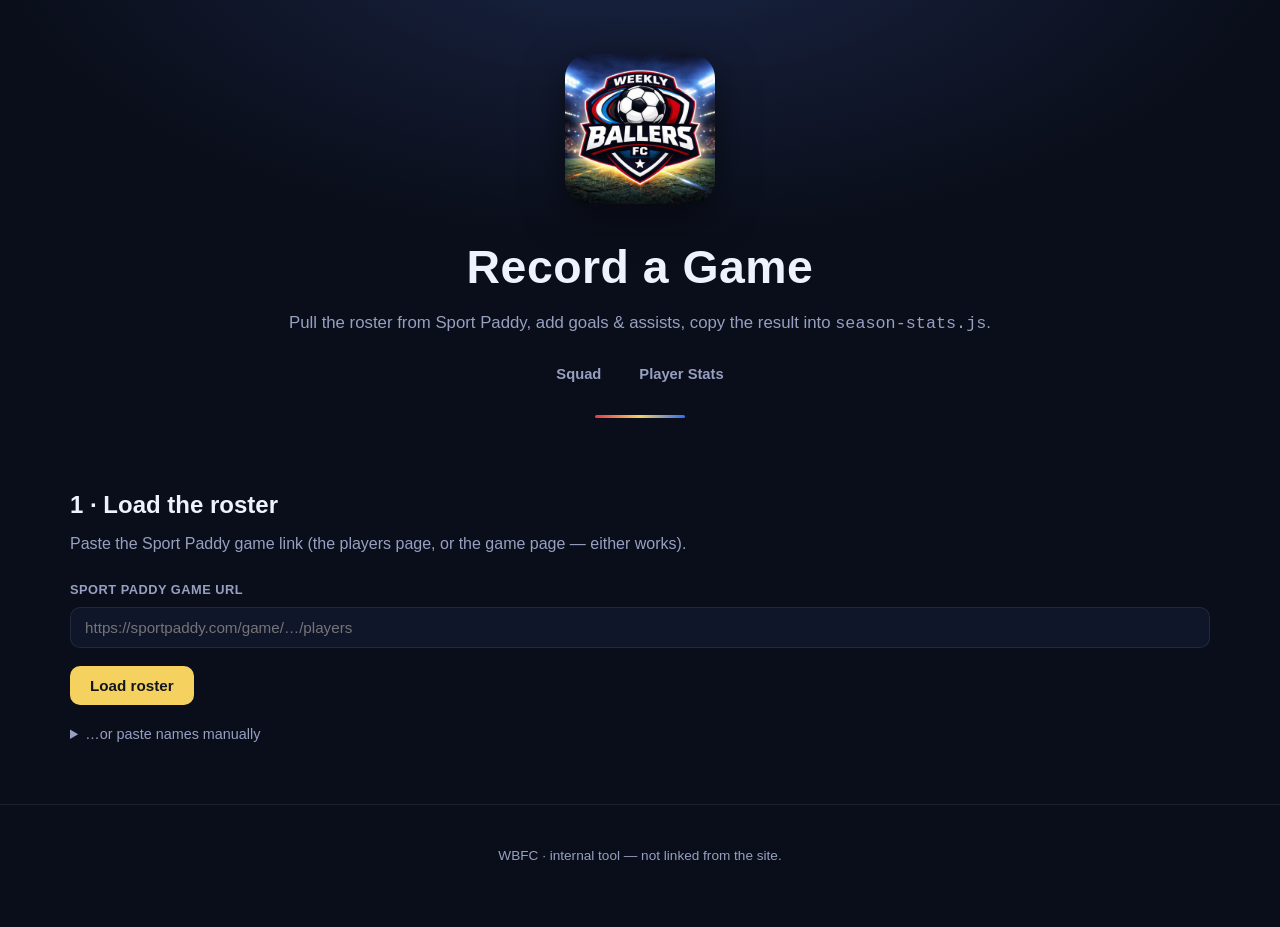
<file: record.html>
<!DOCTYPE html>
<html lang="en">
<head>
<meta charset="UTF-8" />
<meta name="viewport" content="width=device-width, initial-scale=1" />
<title>WBFC — Record a Game</title>
<meta name="robots" content="noindex" />
<link rel="icon" type="image/png" sizes="32x32" href="favicon-32.png" />
<link rel="icon" type="image/png" sizes="96x96" href="favicon.png" />
<link rel="apple-touch-icon" href="apple-touch-icon.png" />
<link rel="stylesheet" href="style.css" />
<style>
  .rec-field { margin-bottom: 18px; }
  .rec-field label { display: block; color: var(--muted); font-size: 0.8rem; font-weight: 700; letter-spacing: 0.5px; text-transform: uppercase; margin-bottom: 6px; }
  .rec-field input[type="text"], .rec-field input[type="url"], .rec-field input[type="date"], .rec textarea {
    width: 100%; background: var(--bg-2); border: 1px solid var(--line); color: var(--text);
    border-radius: 10px; padding: 11px 14px; font-size: 0.95rem; outline: none; font-family: inherit;
  }
  .rec-field input:focus, .rec textarea:focus { border-color: var(--gold); }
  .rec-row2 { display: grid; grid-template-columns: 1fr 1fr; gap: 14px; }
  .btn {
    background: var(--gold); color: #12161f; border: 0; border-radius: 10px;
    padding: 11px 20px; font-size: 0.95rem; font-weight: 800; cursor: pointer;
  }
  .btn.ghost { background: var(--bg-2); color: var(--text); border: 1px solid var(--line); }
  .btn:disabled { opacity: 0.5; cursor: default; }
  .rec-msg { font-size: 0.9rem; margin-top: 10px; }
  .rec-msg.err { color: var(--red); }
  .rec-msg.ok { color: var(--green); }

  .roster-table { width: 100%; border-collapse: collapse; font-size: 0.92rem; margin-top: 6px; }
  .roster-table th { text-align: left; color: var(--muted); font-size: 0.68rem; letter-spacing: 1px; text-transform: uppercase; padding: 8px 8px; border-bottom: 1px solid var(--line); }
  .roster-table td { padding: 7px 8px; border-bottom: 1px solid var(--line); vertical-align: middle; }
  .roster-table input[type="text"] { width: 100%; min-width: 120px; background: var(--bg-2); border: 1px solid var(--line); color: var(--text); border-radius: 8px; padding: 7px 10px; font-size: 0.9rem; outline: none; }
  .roster-table input[type="number"] { width: 56px; background: var(--bg-2); border: 1px solid var(--line); color: var(--text); border-radius: 8px; padding: 7px 8px; font-size: 0.9rem; text-align: center; outline: none; }
  .roster-table .raw { color: var(--muted); font-size: 0.8rem; }
  .tag-pill { font-size: 0.62rem; font-weight: 800; letter-spacing: 0.5px; text-transform: uppercase; padding: 2px 7px; border-radius: 999px; }
  .tag-pill.squad { background: rgba(63,185,80,0.15); color: var(--green); }
  .tag-pill.guest { background: rgba(151,160,192,0.15); color: var(--muted); }
  .roster-table tr.excluded td { opacity: 0.4; }
  .rec pre {
    background: var(--bg-2); border: 1px solid var(--line); border-radius: 10px;
    padding: 16px; overflow-x: auto; font-size: 0.85rem; color: var(--text);
    white-space: pre; line-height: 1.5;
  }
  #step2, #step3 { display: none; }
</style>
</head>
<body>

<header>
  <img class="logo" src="logo.jpg" alt="WBFC logo" />
  <h1>Record a Game</h1>
  <p class="tag">Pull the roster from Sport Paddy, add goals &amp; assists, copy the result into <code>season-stats.js</code>.</p>
  <nav class="nav">
    <a href="/">Squad</a>
    <a href="/stats">Player Stats</a>
  </nav>
  <div class="divider"></div>
</header>

<main class="wrap rec">

  <section id="step1">
    <h2 class="section-title">1 · Load the roster</h2>
    <p class="section-sub">Paste the Sport Paddy game link (the players page, or the game page — either works).</p>
    <div class="rec-field">
      <label for="gameUrl">Sport Paddy game URL</label>
      <input type="url" id="gameUrl" placeholder="https://sportpaddy.com/game/…/players" autocomplete="off" />
    </div>
    <button class="btn" id="loadBtn">Load roster</button>
    <p class="rec-msg" id="loadMsg"></p>

    <details style="margin-top:18px">
      <summary style="color:var(--muted);cursor:pointer;font-size:0.9rem">…or paste names manually</summary>
      <div class="rec-field" style="margin-top:12px">
        <label for="manualNames">One name per line (or comma-separated)</label>
        <textarea id="manualNames" rows="5" placeholder="Valo&#10;Erinie&#10;Ismael"></textarea>
      </div>
      <button class="btn ghost" id="manualBtn">Use these names</button>
    </details>
  </section>

  <section id="step2">
    <h2 class="section-title">2 · The game</h2>
    <div class="rec-row2">
      <div class="rec-field"><label for="mdLabel">Label</label><input type="text" id="mdLabel" /></div>
      <div class="rec-field"><label for="mdDate">Date</label><input type="date" id="mdDate" /></div>
    </div>

    <h2 class="section-title" style="margin-top:26px" id="step3Title">3 · Who played, goals &amp; assists</h2>
    <p class="section-sub" id="step3Sub">Untick anyone who didn't actually play. Edit a name to match a FIFA card (e.g. a nickname). Names that don't match a card are carried as guests.</p>
    <div class="table-scroll">
      <table class="roster-table">
        <thead>
          <tr><th style="width:34px"></th><th>Player</th><th style="width:64px">Goals</th><th style="width:64px">Assists</th><th style="width:64px" id="th-cs">CS</th></tr>
        </thead>
        <tbody id="rosterBody"></tbody>
      </table>
    </div>
    <button class="btn ghost" id="addRowBtn" style="margin-top:14px">+ Add someone not on the list</button>
  </section>

  <section id="step3">
    <h2 class="section-title">4 · Copy into season-stats.js</h2>
    <p class="section-sub">Paste this object as a new entry at the end of the current season's <code>matches</code> array.</p>
    <button class="btn" id="genBtn">Generate</button>
    <button class="btn ghost" id="copyBtn" style="margin-left:8px">Copy</button>
    <p class="rec-msg" id="copyMsg"></p>
    <pre id="output" style="margin-top:14px">// generate to preview</pre>
  </section>

</main>

<footer>
  WBFC · internal tool — not linked from the site.
</footer>

<script src="squad.js"></script>
<script src="season-stats.js"></script>
<script>
const nameByLower = {};
SQUAD.forEach(p => { nameByLower[p.name.toLowerCase()] = p.name; });

const el = (id) => document.getElementById(id);
const rosterBody = el("rosterBody");

// Clean sheets are parked for now — hide the column until SHOW_CLEAN_SHEETS
// (in season-stats.js) is flipped back on.
if (!SHOW_CLEAN_SHEETS) el("th-cs")?.remove();

function resolve(raw) {
  const hit = nameByLower[(raw || "").trim().toLowerCase()];
  return { name: hit || (raw || "").trim(), squad: !!hit };
}

function rosterRow(rawName) {
  const r = resolve(rawName);
  const tr = document.createElement("tr");
  tr.innerHTML = `
    <td><input type="checkbox" class="inc" checked /></td>
    <td>
      <input type="text" class="pname" value="${r.name.replace(/"/g, "&quot;")}" />
      ${rawName && rawName !== r.name ? `<div class="raw">Sport Paddy: ${rawName}</div>` : ""}
      <span class="tag-pill ${r.squad ? "squad" : "guest"}">${r.squad ? "squad" : "guest"}</span>
    </td>
    <td><input type="number" class="g" min="0" value="0" /></td>
    <td><input type="number" class="a" min="0" value="0" /></td>
    ${SHOW_CLEAN_SHEETS ? `<td><input type="number" class="cs" min="0" max="1" value="0" /></td>` : ""}`;
  const inc = tr.querySelector(".inc");
  inc.addEventListener("change", () => tr.classList.toggle("excluded", !inc.checked));
  const pname = tr.querySelector(".pname");
  const pill = tr.querySelector(".tag-pill");
  pname.addEventListener("input", () => {
    const sq = !!nameByLower[pname.value.trim().toLowerCase()];
    pill.className = "tag-pill " + (sq ? "squad" : "guest");
    pill.textContent = sq ? "squad" : "guest";
  });
  return tr;
}

function loadRoster(names, meta) {
  rosterBody.innerHTML = "";
  names.forEach(n => rosterBody.appendChild(rosterRow(n)));
  const nextMd = (SEASON_STATS.seasons[SEASON_STATS.currentSeason]?.matches.length || 0) + 1;
  el("mdLabel").value = `Matchday ${nextMd}`;
  el("mdDate").value = (meta && meta.date) || new Date().toISOString().slice(0, 10);
  el("step2").style.display = "block";
  el("step3").style.display = "block";
  el("step3").scrollIntoView({ block: "nearest" });
  el("step2").dataset.url = (meta && meta.url) || "";
}

el("loadBtn").addEventListener("click", async () => {
  const url = el("gameUrl").value.trim();
  const msg = el("loadMsg");
  if (!url) { msg.className = "rec-msg err"; msg.textContent = "Paste a Sport Paddy URL first."; return; }
  el("loadBtn").disabled = true;
  msg.className = "rec-msg"; msg.textContent = "Loading…";
  try {
    const res = await fetch("/api/attendees?url=" + encodeURIComponent(url));
    const data = await res.json();
    if (!data.ok) throw new Error(data.error || "Failed");
    if (!data.players.length) throw new Error("No players found on that page.");
    msg.className = "rec-msg ok";
    msg.textContent = `Loaded ${data.players.length} attendees${data.date ? " · " + data.date : ""}.`;
    loadRoster(data.players, { date: data.date, url });
  } catch (e) {
    msg.className = "rec-msg err";
    msg.textContent = "Couldn't load automatically (" + e.message + "). Use the manual paste below.";
  } finally {
    el("loadBtn").disabled = false;
  }
});

el("manualBtn").addEventListener("click", () => {
  const raw = el("manualNames").value.split(/[\n,]+/).map(s => s.trim()).filter(Boolean);
  if (!raw.length) return;
  loadRoster(raw, { url: el("gameUrl").value.trim() });
});

el("addRowBtn").addEventListener("click", () => {
  const tr = rosterRow("");
  rosterBody.appendChild(tr);
  tr.querySelector(".pname").focus();
});

el("genBtn").addEventListener("click", () => {
  const played = [];
  const goals = {};
  const assists = {};
  const cleanSheets = {};
  rosterBody.querySelectorAll("tr").forEach(tr => {
    if (!tr.querySelector(".inc").checked) return;
    const name = tr.querySelector(".pname").value.trim();
    if (!name) return;
    if (!played.includes(name)) played.push(name);
    const g = parseInt(tr.querySelector(".g").value, 10) || 0;
    const a = parseInt(tr.querySelector(".a").value, 10) || 0;
    const csInput = tr.querySelector(".cs");
    const cs = csInput ? (parseInt(csInput.value, 10) || 0) : 0;
    if (g > 0) goals[name] = (goals[name] || 0) + g;
    if (a > 0) assists[name] = (assists[name] || 0) + a;
    if (cs > 0) cleanSheets[name] = (cleanSheets[name] || 0) + cs;
  });
  const q = (s) => JSON.stringify(s);
  const obj = (m) => "{ " + Object.entries(m).map(([k, v]) => `${q(k)}: ${v}`).join(", ") + " }";
  const url = el("step2").dataset.url;
  const lines = [
    "        {",
    `          date: ${q(el("mdDate").value)},`,
    `          label: ${q(el("mdLabel").value)},`,
    url ? `          sportpaddy: ${q(url)},` : null,
    `          played: [${played.map(q).join(", ")}],`,
    `          goals:       ${Object.keys(goals).length ? obj(goals) : "{}"},`,
    `          assists:     ${Object.keys(assists).length ? obj(assists) : "{}"},`,
    `          cleanSheets: ${Object.keys(cleanSheets).length ? obj(cleanSheets) : "{}"},`,
    "        },",
  ].filter(Boolean);
  el("output").textContent = lines.join("\n");
});

el("copyBtn").addEventListener("click", async () => {
  const text = el("output").textContent;
  try {
    await navigator.clipboard.writeText(text);
    el("copyMsg").className = "rec-msg ok";
    el("copyMsg").textContent = "Copied.";
  } catch {
    el("copyMsg").className = "rec-msg err";
    el("copyMsg").textContent = "Couldn't copy — select the text manually.";
  }
});
</script>

</body>
</html>
</file>
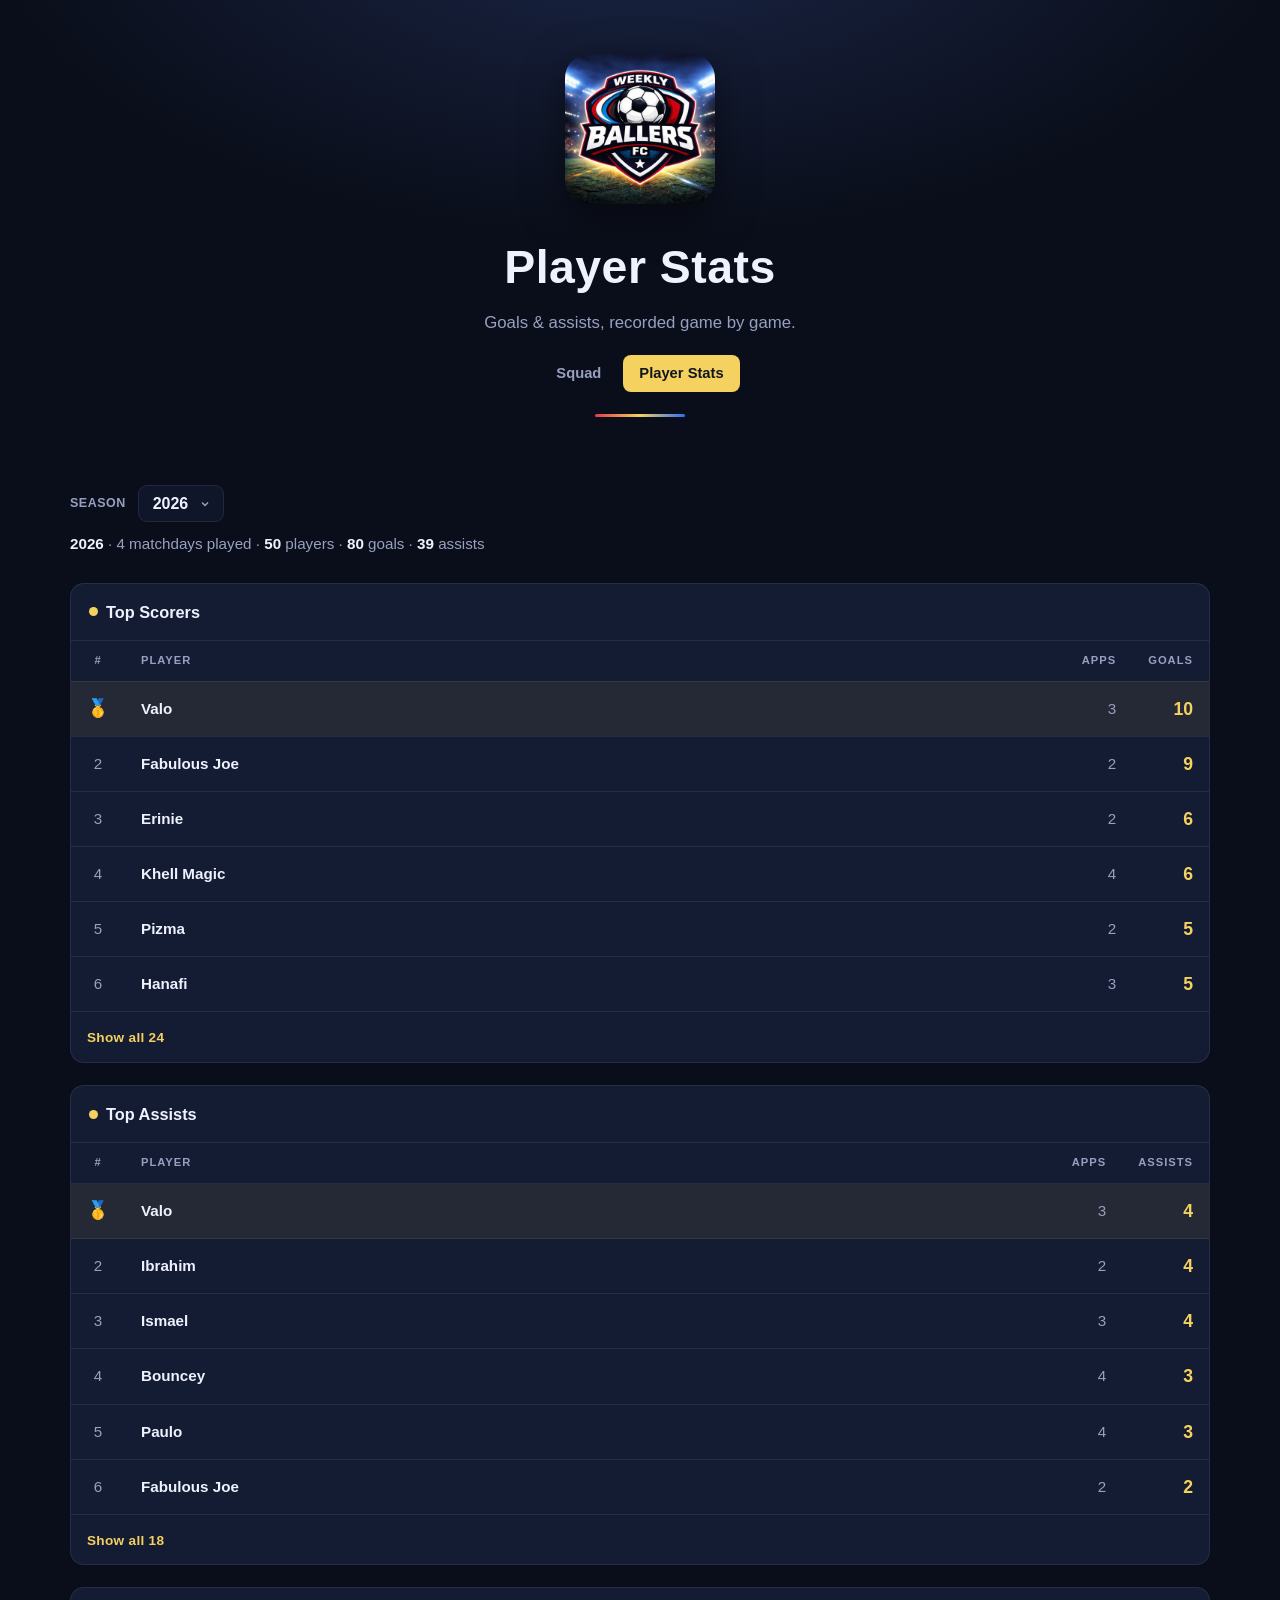
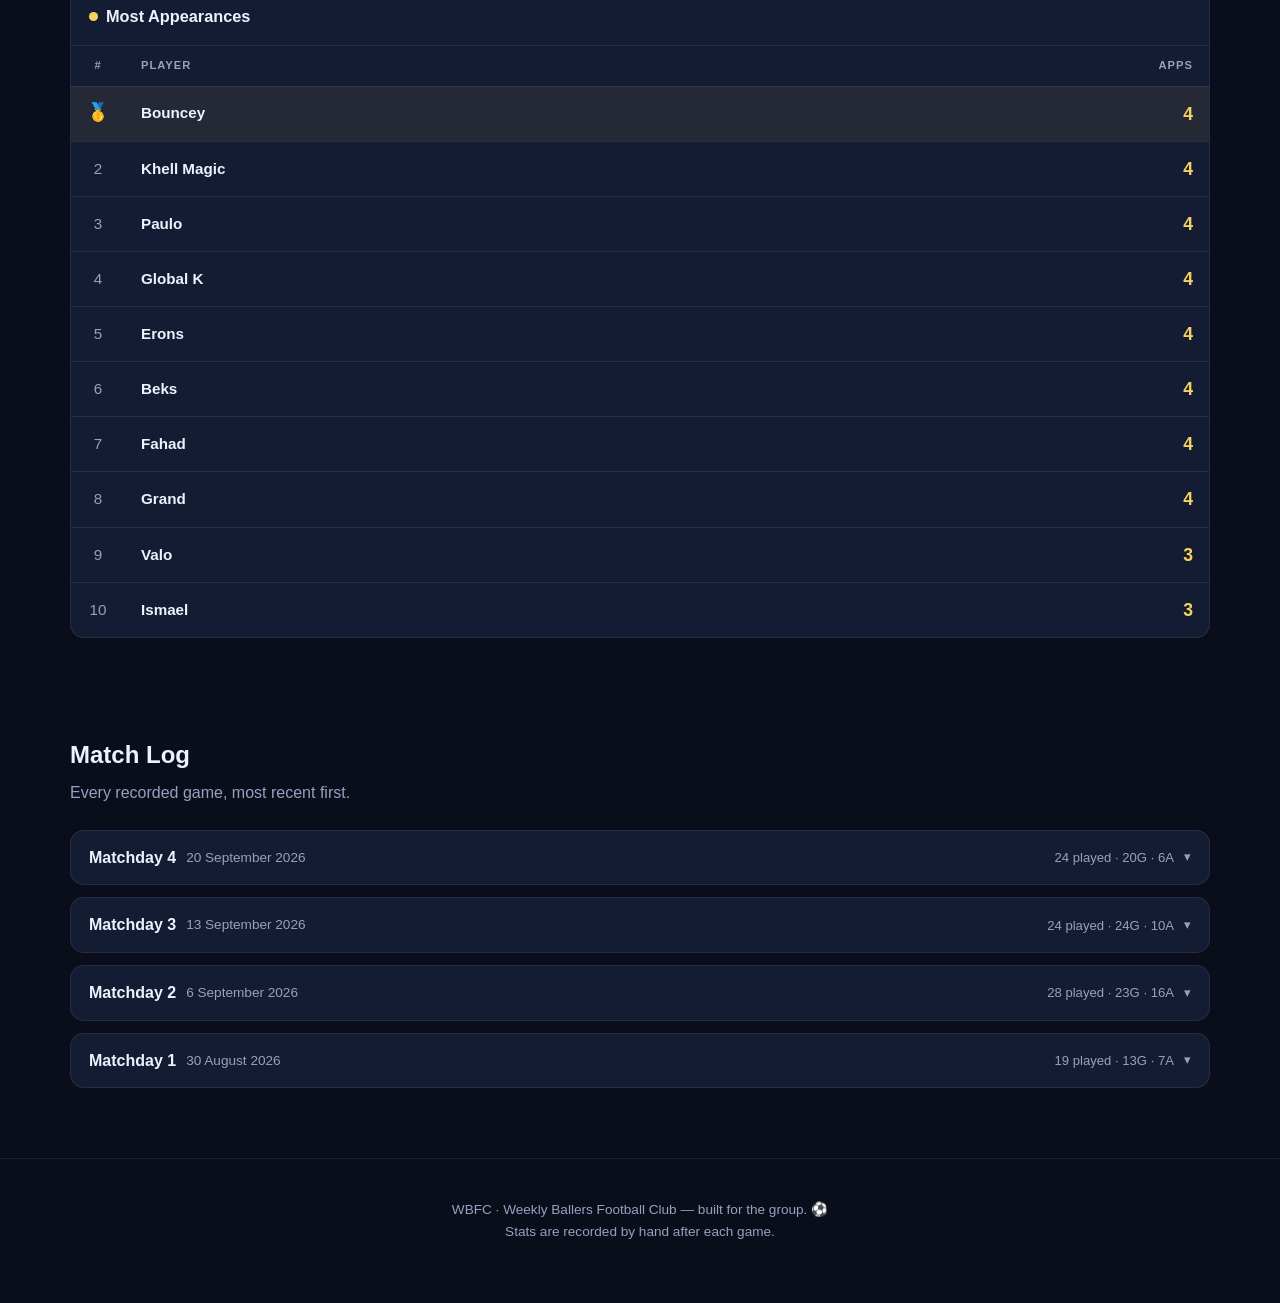
<file: stats.html>
<!DOCTYPE html>
<html lang="en">
<head>
<meta charset="UTF-8" />
<meta name="viewport" content="width=device-width, initial-scale=1" />
<title>WBFC — Player Stats</title>
<meta name="description" content="Weekly Ballers Football Club — goals and assists by season." />
<link rel="icon" type="image/png" sizes="32x32" href="favicon-32.png" />
<link rel="icon" type="image/png" sizes="96x96" href="favicon.png" />
<link rel="apple-touch-icon" href="apple-touch-icon.png" />
<link rel="stylesheet" href="style.css" />
</head>
<body>

<header>
  <img class="logo" src="logo.jpg" alt="WBFC logo" />
  <h1>Player Stats</h1>
  <p class="tag">Goals &amp; assists, recorded game by game.</p>
  <nav class="nav">
    <a href="/">Squad</a>
    <a href="/stats" class="active">Player Stats</a>
  </nav>
  <div class="divider"></div>
</header>

<main class="wrap">

  <section>
    <div class="stats-toolbar">
      <label for="season">Season</label>
      <select id="season" aria-label="Choose season"></select>
    </div>
    <p class="stats-summary" id="summary"></p>

    <div class="table-card">
      <h3><span class="dot"></span>Top Scorers</h3>
      <div class="table-scroll">
        <table class="league-table">
          <thead>
            <tr>
              <th class="rank">#</th>
              <th>Player</th>
              <th class="num">Apps</th>
              <th class="num">Goals</th>
            </tr>
          </thead>
          <tbody id="scorers"></tbody>
        </table>
      </div>
      <div class="table-more" id="scorers-more" hidden></div>
      <p class="empty-note" id="scorers-empty" hidden>No goals recorded yet this season.</p>
    </div>

    <div class="table-card">
      <h3><span class="dot"></span>Top Assists</h3>
      <div class="table-scroll">
        <table class="league-table">
          <thead>
            <tr>
              <th class="rank">#</th>
              <th>Player</th>
              <th class="num">Apps</th>
              <th class="num">Assists</th>
            </tr>
          </thead>
          <tbody id="assisters"></tbody>
        </table>
      </div>
      <div class="table-more" id="assisters-more" hidden></div>
      <p class="empty-note" id="assisters-empty" hidden>No assists recorded yet this season.</p>
    </div>

    <div class="table-card" id="cs-card" hidden>
      <h3><span class="dot"></span>Most Clean Sheets</h3>
      <div class="table-scroll">
        <table class="league-table">
          <thead>
            <tr>
              <th class="rank">#</th>
              <th>Player</th>
              <th class="num">Apps</th>
              <th class="num">CS</th>
            </tr>
          </thead>
          <tbody id="cleansheets"></tbody>
        </table>
      </div>
      <div class="table-more" id="cleansheets-more" hidden></div>
      <p class="empty-note" id="cleansheets-empty" hidden>No clean sheets recorded yet this season.</p>
    </div>

    <div class="table-card">
      <h3><span class="dot"></span>Most Appearances</h3>
      <div class="table-scroll">
        <table class="league-table">
          <thead>
            <tr>
              <th class="rank">#</th>
              <th>Player</th>
              <th class="num">Apps</th>
            </tr>
          </thead>
          <tbody id="appearances"></tbody>
        </table>
      </div>
      <p class="empty-note" id="appearances-empty" hidden>No games recorded yet this season.</p>
    </div>
  </section>

  <section>
    <h2 class="section-title">Match Log</h2>
    <p class="section-sub">Every recorded game, most recent first.</p>
    <div id="matches"></div>
  </section>

</main>

<footer>
  WBFC · Weekly Ballers Football Club — built for the group. ⚽<br />
  Stats are recorded by hand after each game.
</footer>

<script src="season-stats.js"></script>
<script>
const seasonSelect = document.getElementById("season");
const years = Object.keys(SEASON_STATS.seasons).map(Number).sort((a, b) => b - a);
years.forEach(y => {
  const opt = document.createElement("option");
  opt.value = y;
  opt.textContent = y;
  seasonSelect.appendChild(opt);
});
seasonSelect.value = String(SEASON_STATS.currentSeason);

function fmtDate(iso) {
  const d = new Date(iso + "T00:00:00");
  return d.toLocaleDateString("en-GB", { day: "numeric", month: "long", year: "numeric" });
}

// { "Name": n } -> [[name, n], ...] sorted by count desc then name.
function ranked(map) {
  return Object.entries(map || {}).sort((a, b) => b[1] - a[1] || a[0].localeCompare(b[0]));
}

function fillTable(bodyId, emptyId, rows, statKey, opts) {
  opts = opts || {};
  const body = document.getElementById(bodyId);
  const empty = document.getElementById(emptyId);
  const collapseAt = opts.collapseAt || 0;
  const shown = opts.limit ? rows.slice(0, opts.limit) : rows;
  body.innerHTML = shown.map((r, i) => `
    <tr class="${i === 0 ? "leader" : ""}${collapseAt && i >= collapseAt ? " extra" : ""}">
      <td class="rank">${i === 0 ? '<span class="medal" title="Leads the race" aria-label="1st">🥇</span>' : i + 1}</td>
      <td class="player">${r.name}</td>
      ${opts.showApps ? `<td class="num">${r.apps}</td>` : ""}
      <td class="num big">${r[statKey]}</td>
    </tr>`).join("");
  empty.hidden = rows.length > 0;
  body.closest("table").hidden = rows.length === 0;

  if (opts.moreId) {
    const more = document.getElementById(opts.moreId);
    const card = body.closest(".table-card");
    card.classList.remove("expanded");
    if (collapseAt && shown.length > collapseAt) {
      more.hidden = false;
      more.innerHTML = `<button class="expand-btn" type="button"></button>`;
      const btn = more.querySelector("button");
      const label = () => (card.classList.contains("expanded")
        ? "Show fewer" : `Show all ${shown.length}`);
      btn.textContent = label();
      btn.addEventListener("click", () => {
        card.classList.toggle("expanded");
        btn.textContent = label();
      });
    } else {
      more.hidden = true;
      more.innerHTML = "";
    }
  }
}

function matchLog(year) {
  const season = SEASON_STATS.seasons[year];
  const wrap = document.getElementById("matches");
  const matches = season ? season.matches.slice().reverse() : [];
  if (!matches.length) {
    wrap.innerHTML = `<p class="empty-note">No games recorded yet for ${year}.</p>`;
    return;
  }
  const col = (title, map) => {
    const rows = ranked(map);
    const inner = rows.length
      ? rows.map(([name, n]) => `<div class="row"><span>${name}</span><span class="n">${n}</span></div>`).join("")
      : `<div class="none">None recorded</div>`;
    return `<div class="col"><h5>${title}</h5>${inner}</div>`;
  };
  wrap.innerHTML = matches.map(m => {
    const roster = (m.played || []).slice().sort((a, b) => a.localeCompare(b));
    const total = (map) => Object.values(map || {}).reduce((s, n) => s + n, 0);
    const gTotal = total(m.goals), aTotal = total(m.assists);
    const csTotal = SHOW_CLEAN_SHEETS ? total(m.cleanSheets) : 0;
    const cols = [col("Goals", m.goals), col("Assists", m.assists)];
    if (csTotal) cols.push(col("Clean sheets", m.cleanSheets));
    return `
    <div class="match">
      <button class="head" type="button" aria-expanded="false">
        <span class="md">${m.label}</span>
        <span class="date">${fmtDate(m.date)}</span>
        <span class="head-meta">${roster.length ? roster.length + " played · " : ""}${gTotal}G · ${aTotal}A${csTotal ? ` · ${csTotal}CS` : ""}</span>
        <span class="chevron" aria-hidden="true">▾</span>
      </button>
      <div class="match-body">
        <div class="cols" style="grid-template-columns:repeat(${cols.length},1fr)">${cols.join("")}</div>
        ${roster.length ? `<div class="roster"><h5>Played</h5><span>${roster.join(", ")}</span></div>` : ""}
      </div>
    </div>`;
  }).join("");

  wrap.querySelectorAll(".match .head").forEach(btn => {
    btn.addEventListener("click", () => {
      const open = btn.parentElement.classList.toggle("open");
      btn.setAttribute("aria-expanded", open ? "true" : "false");
    });
  });
}

function render() {
  const year = Number(seasonSelect.value);
  const meta = seasonMeta(year);
  document.getElementById("summary").innerHTML =
    `<b>${year}</b> · ${meta.matches} ${meta.matches === 1 ? "matchday" : "matchdays"} played · ` +
    `<b>${meta.players}</b> players · <b>${meta.goals}</b> goals · <b>${meta.assists}</b> assists` +
    (SHOW_CLEAN_SHEETS && meta.cleanSheets ? ` · <b>${meta.cleanSheets}</b> clean sheets` : "");
  fillTable("scorers", "scorers-empty", seasonLeaderboard(year, "goals"), "goals", { showApps: true, collapseAt: 6, moreId: "scorers-more" });
  fillTable("assisters", "assisters-empty", seasonLeaderboard(year, "assists"), "assists", { showApps: true, collapseAt: 6, moreId: "assisters-more" });
  const csRows = seasonLeaderboard(year, "cleanSheets");
  document.getElementById("cs-card").hidden = !SHOW_CLEAN_SHEETS || csRows.length === 0;
  fillTable("cleansheets", "cleansheets-empty", csRows, "cleanSheets", { showApps: true, collapseAt: 6, moreId: "cleansheets-more" });
  fillTable("appearances", "appearances-empty", seasonLeaderboard(year, "apps"), "apps", { limit: 10 });
  matchLog(year);
}

seasonSelect.addEventListener("change", render);
render();
</script>

</body>
</html>
</file>
<file: style.css>
:root {
  --bg: #0a0e1a;
  --bg-2: #10162a;
  --panel: #141c33;
  --line: rgba(255,255,255,0.08);
  --text: #eef2ff;
  --muted: #97a0c0;
  --gold: #f5d15f;
  --red: #e23b4a;
  --blue: #2f6df6;
  --green: #3fb950;
}
* { box-sizing: border-box; margin: 0; padding: 0; }
html { scroll-behavior: smooth; }
body {
  background: radial-gradient(1200px 600px at 50% -10%, #1b2647 0%, var(--bg) 55%) fixed, var(--bg);
  color: var(--text);
  font-family: -apple-system, BlinkMacSystemFont, "Segoe UI", Roboto, Helvetica, Arial, sans-serif;
  line-height: 1.6;
  -webkit-font-smoothing: antialiased;
}
.wrap { max-width: 1180px; margin: 0 auto; padding: 0 20px; }

/* Header */
header {
  text-align: center;
  padding: 54px 20px 30px;
}
header img.logo {
  width: 150px; height: 150px;
  border-radius: 24px;
  box-shadow: 0 12px 40px rgba(0,0,0,0.5);
}
header h1 {
  font-size: clamp(1.8rem, 4vw, 2.9rem);
  font-weight: 800;
  letter-spacing: 0.5px;
  margin-top: 18px;
}
header p.tag {
  color: var(--muted);
  font-size: 1.05rem;
  margin-top: 6px;
}

/* Nav */
.nav { display: flex; gap: 6px; justify-content: center; flex-wrap: wrap; margin-top: 18px; }
.nav a {
  color: var(--muted); text-decoration: none; font-weight: 600;
  font-size: 0.92rem; padding: 7px 16px; border-radius: 8px;
  transition: background 0.15s ease, color 0.15s ease;
}
.nav a:hover { color: var(--text); background: var(--bg-2); }
.nav a.active { color: #12161f; background: var(--gold); }
.divider {
  height: 3px; width: 90px;
  margin: 22px auto 0;
  background: linear-gradient(90deg, var(--red), var(--gold), var(--blue));
  border-radius: 3px;
}

section { padding: 38px 0; }
h2.section-title {
  font-size: 1.5rem;
  font-weight: 800;
  margin-bottom: 6px;
}
p.section-sub {
  color: var(--muted);
  margin-bottom: 24px;
}

/* Search */
.search-wrap { position: relative; max-width: 340px; margin: 0 0 24px; }
.search-wrap input {
  width: 100%;
  background: var(--bg-2);
  border: 1px solid var(--line);
  border-radius: 10px;
  color: var(--text);
  font-size: 0.95rem;
  padding: 11px 14px 11px 38px;
  outline: none;
}
.search-wrap input:focus { border-color: var(--gold); }
.search-wrap input::placeholder { color: var(--muted); }
.search-wrap svg { position: absolute; left: 12px; top: 50%; transform: translateY(-50%); width: 16px; height: 16px; fill: var(--muted); }
.no-results { color: var(--muted); padding: 20px 0; }

/* Card grid */
.grid {
  display: grid;
  grid-template-columns: repeat(auto-fill, minmax(185px, 1fr));
  gap: 34px 22px;
}
.card-btn {
  background: none; border: 0; padding: 0; cursor: pointer;
  color: var(--text);
  display: flex; flex-direction: column; align-items: center;
  transition: transform 0.18s ease, filter 0.18s ease;
}
.card-btn:hover, .card-btn:focus-visible { transform: translateY(-8px) scale(1.02); outline: none; }
.card-btn:focus-visible img { box-shadow: 0 0 0 3px var(--gold); border-radius: 10px; }
.card-btn img {
  width: 100%;
  height: auto;
  filter: drop-shadow(0 14px 24px rgba(0,0,0,0.45));
}
.card-btn .name {
  margin-top: 10px;
  font-weight: 700;
  font-size: 0.98rem;
  display: flex; align-items: center; justify-content: center; gap: 5px;
}

/* Rating trend indicator */
.trend { display: inline-flex; align-items: center; gap: 3px; font-size: 0.78rem; font-weight: 700; }
.trend svg { width: 11px; height: 11px; }
.trend.up { color: var(--green); }
.trend.down { color: var(--red); }
.trend.same { color: var(--muted); }
.modal-inner .role .trend { font-size: 0.85rem; margin-left: 8px; }
.modal-inner .role .trend svg { width: 12px; height: 12px; }

/* Modal */
.modal {
  position: fixed; inset: 0;
  background: rgba(4,7,15,0.82);
  backdrop-filter: blur(6px);
  display: none;
  align-items: center; justify-content: center;
  padding: 24px;
  z-index: 80;
}
.modal.open { display: flex; }
.modal-inner {
  background: var(--panel);
  border: 1px solid var(--line);
  border-radius: 18px;
  max-width: 860px; width: 100%;
  max-height: 90vh; overflow-y: auto;
  display: grid;
  grid-template-columns: 300px 1fr;
  gap: 0;
}
.modal-inner .card-side {
  background: linear-gradient(180deg, #1a2340, #0f1526);
  padding: 26px;
  display: flex; align-items: center; justify-content: center;
  border-right: 1px solid var(--line);
}
.modal-inner .card-side img { width: 100%; height: auto; filter: drop-shadow(0 12px 24px rgba(0,0,0,0.5)); }
.modal-inner .info-side { padding: 28px; position: relative; }
.modal-inner h3 { font-size: 1.6rem; font-weight: 800; }
.modal-inner .role { color: var(--gold); font-weight: 600; margin-bottom: 14px; }
.modal-inner .blurb { color: var(--muted); margin-bottom: 20px; font-size: 0.96rem; }
.modal-inner .about-title {
  font-size: 0.72rem; letter-spacing: 1.5px; text-transform: uppercase;
  color: var(--gold); font-weight: 700; margin-bottom: 6px;
}
.modal-inner .about {
  color: var(--text); font-size: 0.95rem; line-height: 1.65;
  margin-bottom: 20px; padding-left: 12px; border-left: 2px solid var(--line);
}

.stat-row { display: grid; grid-template-columns: repeat(3, 1fr); gap: 10px; margin-bottom: 20px; }
.stat {
  background: var(--bg-2);
  border: 1px solid var(--line);
  border-radius: 10px;
  padding: 10px 12px;
  text-align: center;
}
.stat .k { color: var(--muted); font-size: 0.72rem; letter-spacing: 1px; display: flex; align-items: center; justify-content: center; gap: 4px; }
.stat .k svg { width: 13px; height: 13px; color: var(--gold); }
.stat .v { font-size: 1.3rem; font-weight: 800; }

/* Season appearances/goals/assists block in the card modal */
.season-row { display: flex; flex-wrap: wrap; gap: 10px; margin-bottom: 20px; }
.season-row .stat { flex: 1 1 22%; min-width: 72px; }
.season-row .stat .v { color: var(--gold); }

.kv { font-size: 0.9rem; margin-bottom: 8px; }
.kv b { color: var(--gold); }

.close-btn {
  position: absolute; top: 14px; right: 16px;
  background: var(--bg-2); border: 1px solid var(--line); color: var(--text);
  width: 34px; height: 34px; border-radius: 50%;
  font-size: 1.1rem; cursor: pointer; line-height: 1;
}
.close-btn:hover { background: var(--red); }

/* Attributes explainer */
.explain-grid {
  display: grid;
  grid-template-columns: repeat(auto-fit, minmax(260px, 1fr));
  gap: 18px;
}
.explain {
  background: var(--panel);
  border: 1px solid var(--line);
  border-radius: 14px;
  padding: 20px;
}
.explain h4 { font-size: 1.05rem; margin-bottom: 8px; display: flex; align-items: center; gap: 8px; }
.explain h4 .dot { width: 9px; height: 9px; border-radius: 50%; background: var(--gold); flex: none; }
.explain p { color: var(--muted); font-size: 0.92rem; }
.explain ul { color: var(--muted); font-size: 0.9rem; margin: 8px 0 0 18px; }
.explain ul li { margin-bottom: 3px; }
.abbr-table { width: 100%; border-collapse: collapse; margin-top: 10px; font-size: 0.9rem; }
.abbr-table td { padding: 7px 8px; border-top: 1px solid var(--line); color: var(--muted); vertical-align: middle; }
.abbr-table td:first-child { color: var(--text); font-weight: 700; width: 74px; white-space: nowrap; }
.abbr-table td:first-child svg { width: 15px; height: 15px; color: var(--gold); vertical-align: -3px; margin-right: 5px; }

/* ---- Player Stats page ---- */
.stats-toolbar { display: flex; align-items: center; gap: 12px; margin-bottom: 10px; }
.stats-toolbar label { color: var(--muted); font-size: 0.78rem; font-weight: 700; letter-spacing: 0.5px; text-transform: uppercase; }
.stats-toolbar select {
  background: var(--bg-2); border: 1px solid var(--line); color: var(--text);
  border-radius: 9px; padding: 9px 34px 9px 14px; font-size: 1rem; font-weight: 800;
  outline: none; cursor: pointer;
  appearance: none; -webkit-appearance: none;
  background-image: url("data:image/svg+xml,%3Csvg xmlns='http://www.w3.org/2000/svg' width='12' height='12' viewBox='0 0 24 24' fill='none' stroke='%2397a0c0' stroke-width='3'%3E%3Cpath d='M6 9l6 6 6-6'/%3E%3C/svg%3E");
  background-repeat: no-repeat; background-position: right 12px center;
}
.stats-toolbar select:focus { border-color: var(--gold); }
.stats-summary { color: var(--muted); font-size: 0.95rem; margin-bottom: 26px; }
.stats-summary b { color: var(--text); }

.table-card {
  background: var(--panel);
  border: 1px solid var(--line);
  border-radius: 14px;
  overflow: hidden;
  margin-bottom: 22px;
}
.table-card > h3 {
  font-size: 1.02rem; font-weight: 800;
  padding: 15px 18px; border-bottom: 1px solid var(--line);
  display: flex; align-items: center; gap: 8px;
}
.table-card > h3 .dot { width: 9px; height: 9px; border-radius: 50%; background: var(--gold); flex: none; }
.table-scroll { overflow-x: auto; }
.league-table { width: 100%; border-collapse: collapse; font-size: 0.95rem; }
.league-table th {
  text-align: left; color: var(--muted); font-weight: 600;
  font-size: 0.7rem; letter-spacing: 1px; text-transform: uppercase;
  padding: 11px 16px; border-bottom: 1px solid var(--line);
}
.league-table td { padding: 13px 16px; border-bottom: 1px solid var(--line); }
.league-table tr:last-child td { border-bottom: 0; }
.league-table tbody tr:hover td { background: rgba(255,255,255,0.02); }
.league-table .rank { color: var(--muted); width: 46px; text-align: center; font-variant-numeric: tabular-nums; }
.league-table .medal { font-size: 1.1rem; line-height: 1; }
.league-table .player { font-weight: 700; }
.league-table th.num, .league-table td.num { text-align: right; width: 72px; font-variant-numeric: tabular-nums; }
.league-table td.num:not(.big) { color: var(--muted); }
.league-table td.big { font-weight: 800; color: var(--gold); font-size: 1.1rem; }
.league-table tr.leader td { background: rgba(245,209,95,0.07); }
.table-card:not(.expanded) .league-table tr.extra { display: none; }
.empty-note { color: var(--muted); padding: 20px 16px; font-size: 0.92rem; }
.table-more { padding: 12px 16px; }
.expand-btn {
  background: none; border: 0; color: var(--gold); font-weight: 700;
  font-size: 0.85rem; letter-spacing: 0.3px; cursor: pointer; padding: 4px 0;
}
.expand-btn:hover { text-decoration: underline; }

/* Match log */
.match { border: 1px solid var(--line); border-radius: 14px; padding: 0; margin-bottom: 12px; background: var(--panel); overflow: hidden; }
.match .head {
  display: flex; align-items: center; gap: 10px; flex-wrap: wrap;
  width: 100%; padding: 14px 18px; border: 0; background: none;
  color: var(--text); font: inherit; text-align: left; cursor: pointer;
}
.match .head:hover { background: rgba(255,255,255,0.02); }
.match.open .head { border-bottom: 1px solid var(--line); }
.match .md { font-weight: 800; font-size: 1rem; }
.match .date { color: var(--muted); font-size: 0.85rem; }
.match .head-meta { color: var(--muted); font-size: 0.82rem; margin-left: auto; }
.match .chevron { color: var(--muted); font-size: 0.8rem; transition: transform 0.18s ease; }
.match.open .chevron { transform: rotate(180deg); }
.match:not(.open) .match-body { display: none; }
.match .cols { display: grid; grid-template-columns: 1fr 1fr; }
.match .col { padding: 14px 18px; }
.match .col + .col { border-left: 1px solid var(--line); }
.match .col h5 {
  color: var(--muted); font-size: 0.68rem; letter-spacing: 1.5px; text-transform: uppercase;
  font-weight: 700; margin-bottom: 10px;
}
.match .col .row {
  display: flex; justify-content: space-between; align-items: baseline; gap: 12px;
  padding: 5px 0; font-size: 0.95rem;
}
.match .col .row .n { color: var(--gold); font-weight: 800; font-variant-numeric: tabular-nums; }
.match .col .none { color: var(--muted); font-size: 0.9rem; }
.match .roster { padding: 14px 18px; border-top: 1px solid var(--line); }
.match .roster h5 {
  color: var(--muted); font-size: 0.68rem; letter-spacing: 1.5px; text-transform: uppercase;
  font-weight: 700; margin-bottom: 8px;
}
.match .roster span { color: var(--muted); font-size: 0.9rem; line-height: 1.7; }

footer {
  text-align: center;
  color: var(--muted);
  font-size: 0.85rem;
  padding: 40px 20px 60px;
  border-top: 1px solid var(--line);
  margin-top: 20px;
}

@media (max-width: 720px) {
  .modal-inner { grid-template-columns: 1fr; }
  .modal-inner .card-side { border-right: 0; border-bottom: 1px solid var(--line); max-width: 260px; margin: 0 auto; }
  .grid { grid-template-columns: repeat(auto-fill, minmax(140px, 1fr)); gap: 26px 16px; }
  .match .cols { grid-template-columns: 1fr; }
  .match .col + .col { border-left: 0; border-top: 1px solid var(--line); }
}
</file>
